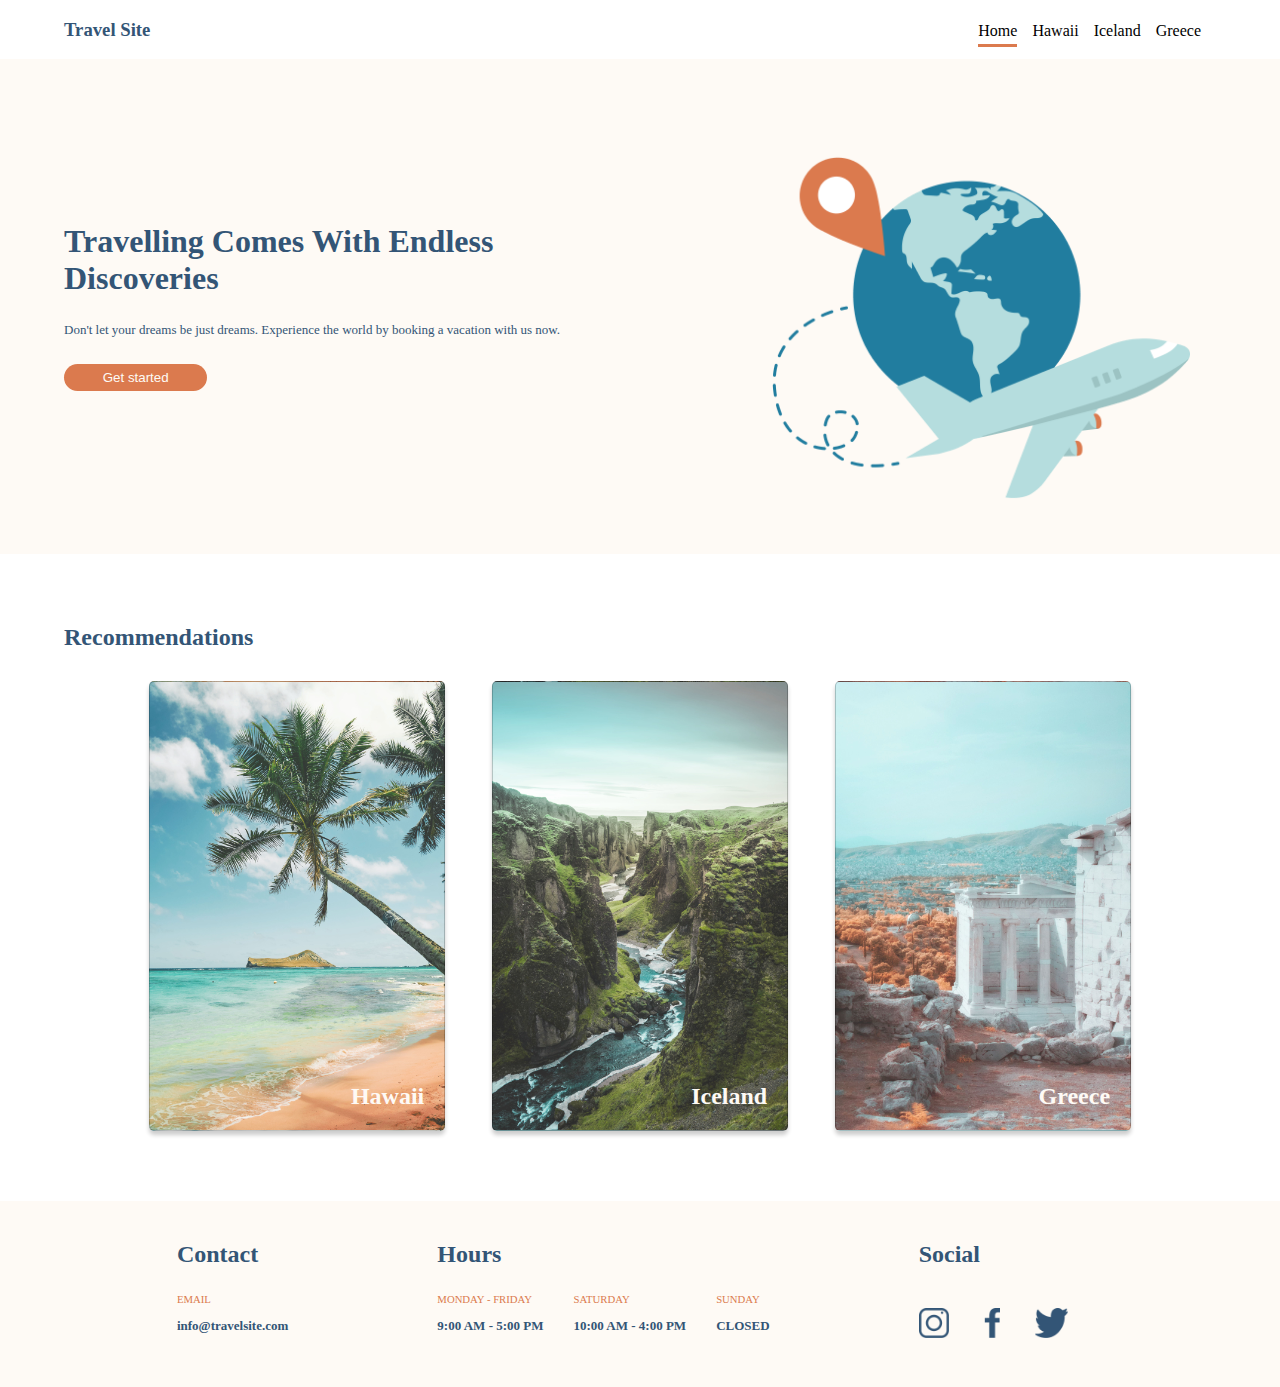
<file: index.html>
<!DOCTYPE html>
<html lang="en">
<head>
    <meta charset="UTF-8">
    <meta http-equiv="X-UA-Compatible" content="IE=edge">
    <meta name="viewport" content="width=device-width, initial-scale=1.0">
    <link rel="stylesheet" href="./css/main.css">
    <link rel="stylesheet" href="./css/global.css">
    <title>Travel Site</title>
</head>
<body>
    <!-- nav - styles in global.css-->
    <header>
        <nav>
            <h3>Travel Site</h3>
            <ul class="nav__guide">
                <li><a class="nav__guide--link nav__guide__home" href="">Home</a></li>
                <li><a class="nav__guide--link nav__guide__hawaii" href="">Hawaii</a></li>
                <li><a class="nav__guide--link nav__guide__iceland" href="">Iceland</a></li>
                <li><a class="nav__guide--link nav__guide__greece" href="">Greece</a></li>
            </ul>
        </nav>
        <!-- hero -->
        <div class="hero">
            <div class="hero__content">
                <h1>Travelling Comes With Endless Discoveries</h1>
                <p>Don't let your dreams be just dreams. Experience the world by booking a vacation with us now.</p>
                <input type="button" value="Get started" class="hero__button">
            </div>
            <div class="hero__img">
                <img src="./assets/images/hero.png" alt="Travel Site Img" class="hero__img--position">
            </div>
        </div>
    </header>
    <!-- recommendations -->
    <main>
        <h2>Recommendations</h2>
        <div class="recom">
            <a href="./pages/hawaii.html" class="recom__card recom__card__hawaii">
                <div>
                    <h2>Hawaii</h2>
                </div>
            </a>
            <a href="./pages/iceland.html" class="recom__card recom__card__iceland">
                <div>
                    <h2>Iceland</h2>
                </div>
            </a>
            <a href="./pages/greece.html" class="recom__card recom__card__greece">
                <div>
                    <h2>Greece</h2>
                </div>
            </a>
        </div>
    </main>
    <!-- footer -->
    <footer>
        <div>
            <h2>Contact</h2>
            <h6>EMAIL</h6>
            <p>info@travelsite.com</p>
        </div>
        <div>
            <h2>Hours</h2>
            <div class="footer__hour">
                <div class="footer__hour--weekday">
                    <h6>MONDAY - FRIDAY</h6>
                    <p>9:00 AM - 5:00 PM</p>
                </div>
                <div class="footer__hour__sat">
                    <h6>SATURDAY</h6>
                    <p>10:00 AM - 4:00 PM</p>
                </div>
                <div class="footer__hour__sun">
                    <h6>SUNDAY</h6>
                    <p>CLOSED</p>
                </div>
            </div>

        </div>
        <div>
            <h2>Social</h2>
            <div class="footer__social">
                <img src="./assets/images/icon-instagram.png" alt="Instagram">
                <img src="./assets/images/icon-facebook.png" alt="Facebook">
                <img src="./assets/images/icon-twitter.png" alt="Twitter">
            </div>

        </div>
    </footer>
</body>

</html>
</file>
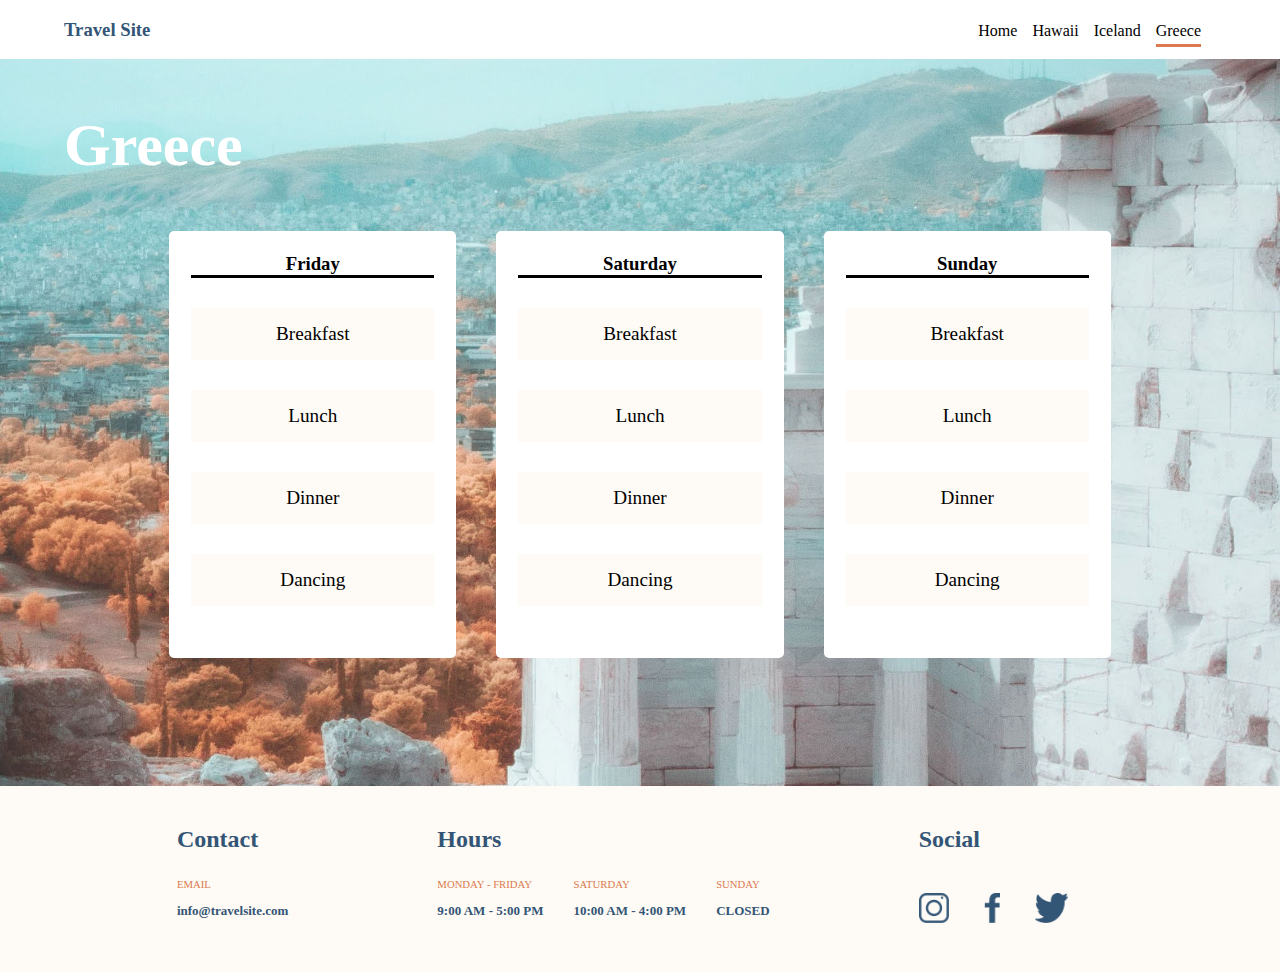
<file: pages/greece.html>
<!DOCTYPE html>
<html lang="en">
<head>
    <meta charset="UTF-8">
    <meta http-equiv="X-UA-Compatible" content="IE=edge">
    <meta name="viewport" content="width=device-width, initial-scale=1.0">
    <link rel="stylesheet" href="../css/global.css">
    <link rel="stylesheet" href="../css/destinations.css">
    <style>
        .nav__guide__greece {
            border-bottom: #DB7A4E solid;
            padding-bottom: 5px;
        }
    </style>
    <title>Travel Site - Greece</title>
</head>
<body>
    <nav>
        <h3>Travel Site</h3>
        <ul class="nav__guide">
            <li><a class="nav__guide--link nav__guide__home" href="../index.html">Home</a></li>
                <li><a class="nav__guide--link nav__guide__hawaii" href="./hawaii.html">Hawaii</a></li>
                <li><a class="nav__guide--link nav__guide__iceland" href="./iceland.html">Iceland</a></li>
                <li><a class="nav__guide--link nav__guide__greece" href="./greece.html">Greece</a></li>
        </ul>
    </nav>

     <!-- main -->
     <main class="greece__img">
        <h1 class="title">Greece</h1>
        <div class="schedule">
            <div class="friday">
                <h3 class="schedule__list--bold">Friday</h3>
                <ul class="schedule__list schedule__list__friday">
                    <li>Breakfast</li>
                    <li>Lunch</li>
                    <li>Dinner</li>
                    <li>Dancing</li>
                </ul>
            </div>
            <div class="saturday">
                <h3 class="schedule__list--bold">Saturday</h3>
                <ul class="schedule__list schedule__list__saturday">
                    <li>Breakfast</li>
                    <li>Lunch</li>
                    <li>Dinner</li>
                    <li>Dancing</li>
                </ul>
            </div>
            <div class="sunday">
                <h3 class="schedule__list--bold">Sunday</h3>
                <ul class="schedule__list schedule__list__sunday">
                    <li>Breakfast</li>
                    <li>Lunch</li>
                    <li>Dinner</li>
                    <li>Dancing</li>
                </ul>
            </div>
        </div>

    </main>

     <!-- footer -->
     <footer>
        <div>
            <h2>Contact</h2>
            <h6>EMAIL</h6>
            <p>info@travelsite.com</p>
        </div>
        <div>
            <h2>Hours</h2>
            <div class="footer__hour">
                <div class="footer__hour--weekday">
                    <h6>MONDAY - FRIDAY</h6>
                    <p>9:00 AM - 5:00 PM</p>
                </div>
                <div class="footer__hour__sat">
                    <h6>SATURDAY</h6>
                    <p>10:00 AM - 4:00 PM</p>
                </div>
                <div class="footer__hour__sun">
                    <h6>SUNDAY</h6>
                    <p>CLOSED</p>
                </div>
            </div>

        </div>
        <div>
            <h2>Social</h2>
            <div class="footer__social">
                <img src="../assets/images/icon-instagram.png" alt="Instagram">
                <img src="../assets/images/icon-facebook.png" alt="Facebook">
                <img src="../assets/images/icon-twitter.png" alt="Twitter">
            </div>

        </div>
    </footer>
</body>
</html>
</file>
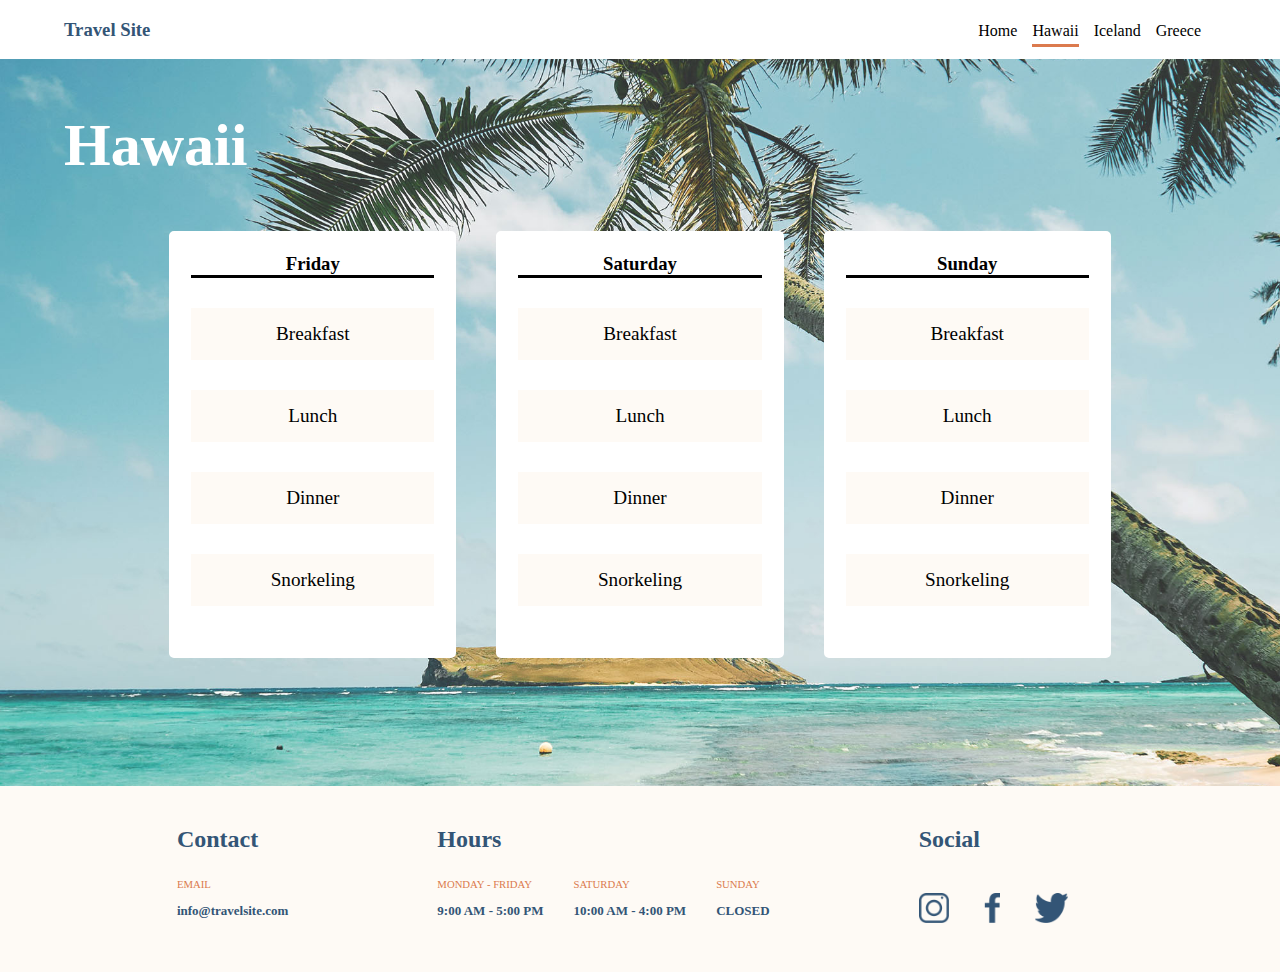
<file: pages/hawaii.html>
<!DOCTYPE html>
<html lang="en">

<head>
    <meta charset="UTF-8">
    <meta http-equiv="X-UA-Compatible" content="IE=edge">
    <meta name="viewport" content="width=device-width, initial-scale=1.0">
    <link rel="stylesheet" href="../css/global.css">
    <link rel="stylesheet" href="../css/destinations.css">
    <style>
        .nav__guide__hawaii {
            border-bottom: #DB7A4E solid;
            padding-bottom: 5px;
        }
    </style>
    <title>Travel Site - Hawaii</title>
</head>

<body>
    <!-- nav - styles in global.css-->
    <header>
        <nav>
            <h3>Travel Site</h3>
            <ul class="nav__guide">
                <li><a class="nav__guide--link nav__guide__home" href="../index.html">Home</a></li>
                <li><a class="nav__guide--link nav__guide__hawaii" href="./hawaii.html">Hawaii</a></li>
                <li><a class="nav__guide--link nav__guide__iceland" href="./iceland.html">Iceland</a></li>
                <li><a class="nav__guide--link nav__guide__greece" href="./greece.html">Greece</a></li>
            </ul>
        </nav>
    </header>
    <!-- main -->
    <main class="hawaii__img">
        <h1 class="title">Hawaii</h1>
        <div class="schedule">
            <div class="friday">
                <h3 class="schedule__list--bold">Friday</h3>
                <ul class="schedule__list schedule__list__friday">
                    <li>Breakfast</li>
                    <li>Lunch</li>
                    <li>Dinner</li>
                    <li>Snorkeling</li>
                </ul>
            </div>
            <div class="saturday">
                <h3 class="schedule__list--bold">Saturday</h3>
                <ul class="schedule__list schedule__list__saturday">
                    <li>Breakfast</li>
                    <li>Lunch</li>
                    <li>Dinner</li>
                    <li>Snorkeling</li>
                </ul>
            </div>
            <div class="sunday">
                <h3 class="schedule__list--bold">Sunday</h3>
                <ul class="schedule__list schedule__list__sunday">
                    <li>Breakfast</li>
                    <li>Lunch</li>
                    <li>Dinner</li>
                    <li>Snorkeling</li>
                </ul>
            </div>
        </div>

    </main>
    <!-- footer -->
    <footer>
        <div>
            <h2>Contact</h2>
            <h6>EMAIL</h6>
            <p>info@travelsite.com</p>
        </div>
        <div>
            <h2>Hours</h2>
            <div class="footer__hour">
                <div class="footer__hour--weekday">
                    <h6>MONDAY - FRIDAY</h6>
                    <p>9:00 AM - 5:00 PM</p>
                </div>
                <div class="footer__hour__sat">
                    <h6>SATURDAY</h6>
                    <p>10:00 AM - 4:00 PM</p>
                </div>
                <div class="footer__hour__sun">
                    <h6>SUNDAY</h6>
                    <p>CLOSED</p>
                </div>
            </div>

        </div>
        <div>
            <h2>Social</h2>
            <div class="footer__social">
                <img src="../assets/images/icon-instagram.png" alt="Instagram">
                <img src="../assets/images/icon-facebook.png" alt="Facebook">
                <img src="../assets/images/icon-twitter.png" alt="Twitter">
            </div>

        </div>
    </footer>
</body>

</html>
</file>
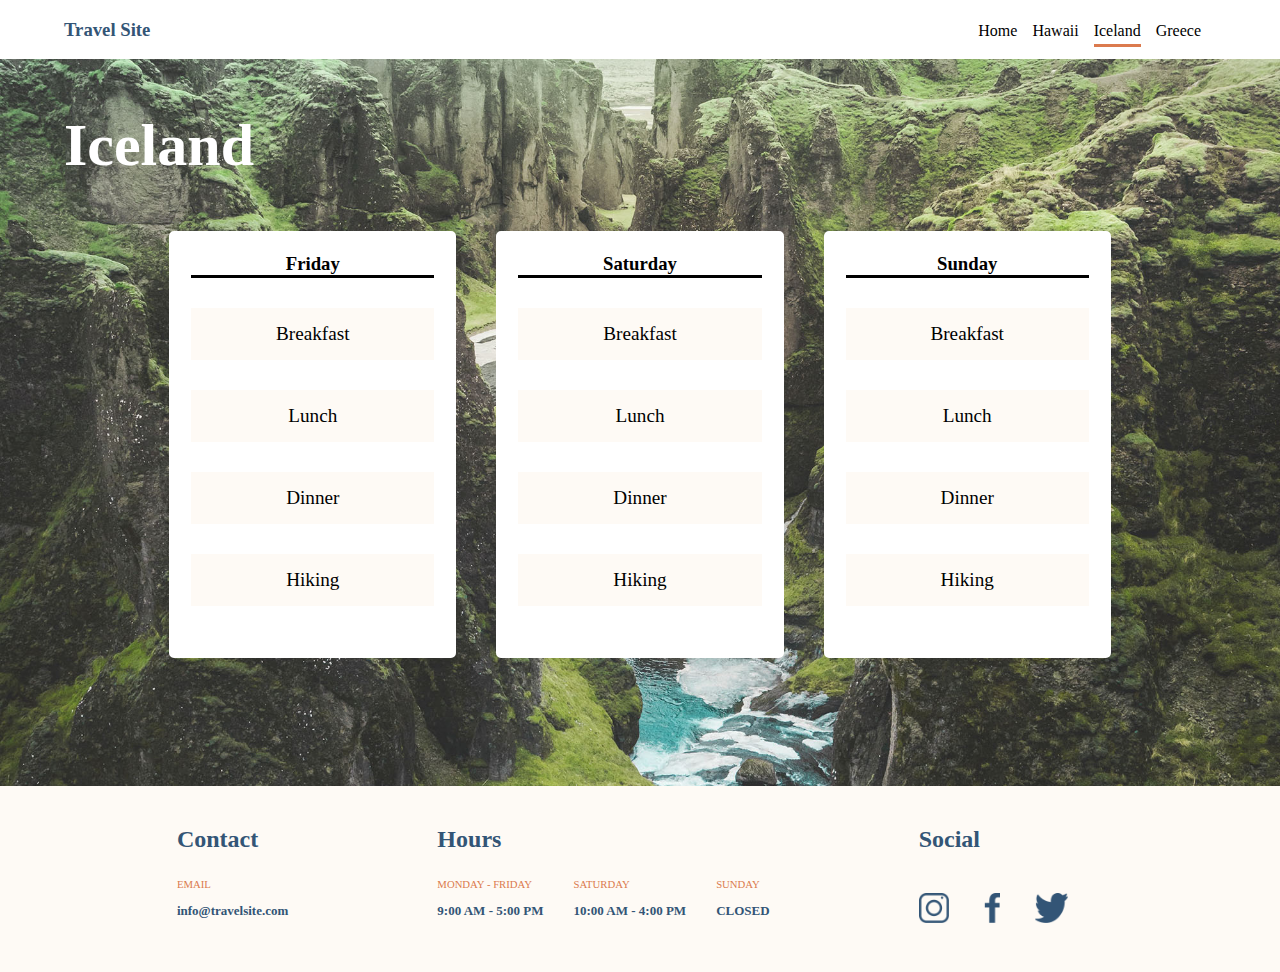
<file: pages/iceland.html>
<!DOCTYPE html>
<html lang="en">

<head>
    <meta charset="UTF-8">
    <meta http-equiv="X-UA-Compatible" content="IE=edge">
    <meta name="viewport" content="width=device-width, initial-scale=1.0">
    <link rel="stylesheet" href="../css/global.css">
    <link rel="stylesheet" href="../css/destinations.css">
    <style>
        .nav__guide__iceland {
            border-bottom: #DB7A4E solid;
            padding-bottom: 5px;
        }
    </style>
    <title>Travel Site - Iceland</title>
</head>

<body>
    <nav>
        <h3>Travel Site</h3>
        <ul class="nav__guide">
            <li><a class="nav__guide--link nav__guide__home" href="../index.html">Home</a></li>
                <li><a class="nav__guide--link nav__guide__hawaii" href="./hawaii.html">Hawaii</a></li>
                <li><a class="nav__guide--link nav__guide__iceland" href="./iceland.html">Iceland</a></li>
                <li><a class="nav__guide--link nav__guide__greece" href="./greece.html">Greece</a></li>
        </ul>
    </nav>
    <!-- main -->
    <main class="iceland__img">
        <h1 class="title">Iceland</h1>
        <div class="schedule">
            <div class="friday">
                <h3 class="schedule__list--bold">Friday</h3>
                <ul class="schedule__list schedule__list__friday">
                    <li>Breakfast</li>
                    <li>Lunch</li>
                    <li>Dinner</li>
                    <li>Hiking</li>
                </ul>
            </div>
            <div class="saturday">
                <h3 class="schedule__list--bold">Saturday</h3>
                <ul class="schedule__list schedule__list__saturday">
                    <li>Breakfast</li>
                    <li>Lunch</li>
                    <li>Dinner</li>
                    <li>Hiking</li>
                </ul>
            </div>
            <div class="sunday">
                <h3 class="schedule__list--bold">Sunday</h3>
                <ul class="schedule__list schedule__list__sunday">
                    <li>Breakfast</li>
                    <li>Lunch</li>
                    <li>Dinner</li>
                    <li>Hiking</li>
                </ul>
            </div>
        </div>

    </main>
    <!-- footer -->
    <footer>
        <div>
            <h2>Contact</h2>
            <h6>EMAIL</h6>
            <p>info@travelsite.com</p>
        </div>
        <div>
            <h2>Hours</h2>
            <div class="footer__hour">
                <div class="footer__hour--weekday">
                    <h6>MONDAY - FRIDAY</h6>
                    <p>9:00 AM - 5:00 PM</p>
                </div>
                <div class="footer__hour__sat">
                    <h6>SATURDAY</h6>
                    <p>10:00 AM - 4:00 PM</p>
                </div>
                <div class="footer__hour__sun">
                    <h6>SUNDAY</h6>
                    <p>CLOSED</p>
                </div>
            </div>

        </div>
        <div>
            <h2>Social</h2>
            <div class="footer__social">
                <img src="../assets/images/icon-instagram.png" alt="Instagram">
                <img src="../assets/images/icon-facebook.png" alt="Facebook">
                <img src="../assets/images/icon-twitter.png" alt="Twitter">
            </div>

        </div>
    </footer>
</body>

</html>
</file>
<file: css/main.css>
/* nav */
.nav__guide__home {
    border-bottom: #DB7A4E solid;
    padding-bottom: 5px;
}
/* hero */
.hero {
    background-color: #fefaf5;
    display: flex;
    align-items: center;
    justify-content: space-between;
    flex-wrap: wrap;
}

.hero__content {
    margin-left: 5%;
    width: 40%;
}

.hero__content h1 {
    margin: 0%;
}

.hero__content p {
    font-size: small;
    margin: 5% 0;
    color: #335576;
}

.hero__img {
    margin-right: 7%;
    padding: 7% 0 4% 0;
}

.hero__img--position {
   height: 350px;
}

.hero__button {
    background-color: #db7a4e;
    border: #db7a4e;
    color: #fefaf5;
    border-radius: 30px;
    padding: 6px 0;
    width: 28%;
    cursor: pointer;
}
/* Recommendations */

main {
    margin: 70px 0;
}

main h2 {
    margin-left: 5%;
    margin-bottom: 30px;
}

.recom {
    display: flex;
    justify-content: space-evenly;
}

.recom__card {
    width: 23%;
    height: 28rem;
    border: 1px solid rgba(0,0,0,0.20);
    border-radius: 5px;
    box-shadow:  0px 4px 4px rgba(0,0,0,0.20);
    display: flex;
    align-items: flex-end;
    justify-content: flex-end;
    text-decoration: none;
}

.recom__card__hawaii{
    background-position: center;
    background-size: cover;
    background-image: url(../assets/images/hawaii.jpg);
    margin-left: 8%;
}
.recom__card__iceland{
    background-position: center;
    background-size: cover;
    background-image: url(../assets/images/iceland.jpg);
  
}

.recom__card__greece{
    background-position: center;
    background-size: cover;
    background-image: url(../assets/images/greece.jpg);
    margin-right: 8%;
}

.recom h2 {
    color: #fefaf5;
    margin: 20px 20px;
}

/* footer */
footer {
    display: flex;
    justify-content: space-around;
    align-items: baseline;
    padding: 40px 8%;
}

footer h2 {
    margin: 0;
}

footer h6 {
    font-weight: 400;
    color: #db7a4e;
    margin-bottom: 0;
}

footer p {
    color: #335576;
    font-weight: 600;
    font-size:small;
}

.footer__hour {
    display: flex;
    justify-content: space-between;
}

.footer__hour__sat {
    margin: auto 30px;
}

.footer__social {
    display: flex;
    justify-content: space-between;
}

.footer__social img {
    height: 30px;
    margin: 40px 35px 0px 0px;
}
</file>
<file: css/global.css>
body {
    font-family: verdana;
    font-weight: 400;
    margin: 0;
}

h1 {
    color: #335576;
}

h2, h3 {
    color: #335576;
}
.nav__guide--link {
    text-decoration: none;
    color: black;
    font-size: medium;
}

nav {
    display: flex;
    align-items: baseline;
    justify-content: space-between;
    background-color: #FFFFFF;
    width: 100%;
    position: sticky;
    top: 0;
}

nav h3 {
    margin-left: 5%;
}


.nav__guide {
    list-style-type: none;
    display: flex;
    justify-content: space-around;
    padding-right: 5%;
}

.nav__guide--link {
    margin-right: 15px;
}


/* footer */
footer {
    background-color: #fefaf5;
    display: flex;
    justify-content: space-around;
    align-items: baseline;
    padding: 40px 8%;
}

footer h2 {
    margin: 0;
}

footer h6 {
    font-weight: 400;
    color: #db7a4e;
    margin-bottom: 0;
}

footer p {
    color: #335576;
    font-weight: 600;
    font-size:small;
}

.footer__hour {
    display: flex;
    justify-content: space-between;
}

.footer__hour__sat {
    margin: auto 30px;
}

.footer__social {
    display: flex;
    justify-content: space-between;
}

.footer__social img {
    height: 30px;
    margin: 40px 35px 0px 0px;
}
</file>
<file: css/destinations.css>
.title {
    color: #fff;
    font-size: xx-large;
    margin: 0 5%;
    padding-top: 4%;
    padding-bottom: 4%;
    font-size: 60px;
}

.hawaii__img {
    background-position: center;
    background-size: cover;
    background-image: url(../assets/images/hawaii.jpg);
    padding-bottom: 10%;
    padding-top: -10%;
}

.iceland__img {
    background-position: center;
    background-size: cover;
    background-image: url(../assets/images/iceland.jpg);
    padding-bottom: 10%;
    padding-top: -10%;
}

.greece__img {
    background-position: center;
    background-size: cover;
    background-image: url(../assets/images/greece.jpg);
    padding-bottom: 10%;
    padding-top: -10%;
}

.schedule {
    display: flex;
    justify-content: center;
    text-align: center;
}

.schedule__list--bold {
    border-bottom: black solid;
    font-weight: bold;
    color: black;
    margin-top: 0;
}

.schedule__list {
    list-style: none;
    padding-left: 0;
}


.schedule__list li {
    margin: 30px 0;
    padding: 15px;
    background-color: #FEFAF5;
    font-size:larger;
}

.friday {
    background-color: #FFFFFF;
    width: 19%;
    padding: 1.25rem;
    border: white solid 2px;
    border-radius: 5px
}

.saturday {
    background-color: #FFFFFF;
    width: 19%;
    margin: 0 40px;
    padding: 1.25rem;
    border: white solid 2px;
    border-radius: 5px
}

.sunday {
    background-color: #FFFFFF;
    width: 19%;
    padding: 1.25rem;
    border: white solid 2px;
    border-radius: 5px
}
</file>
